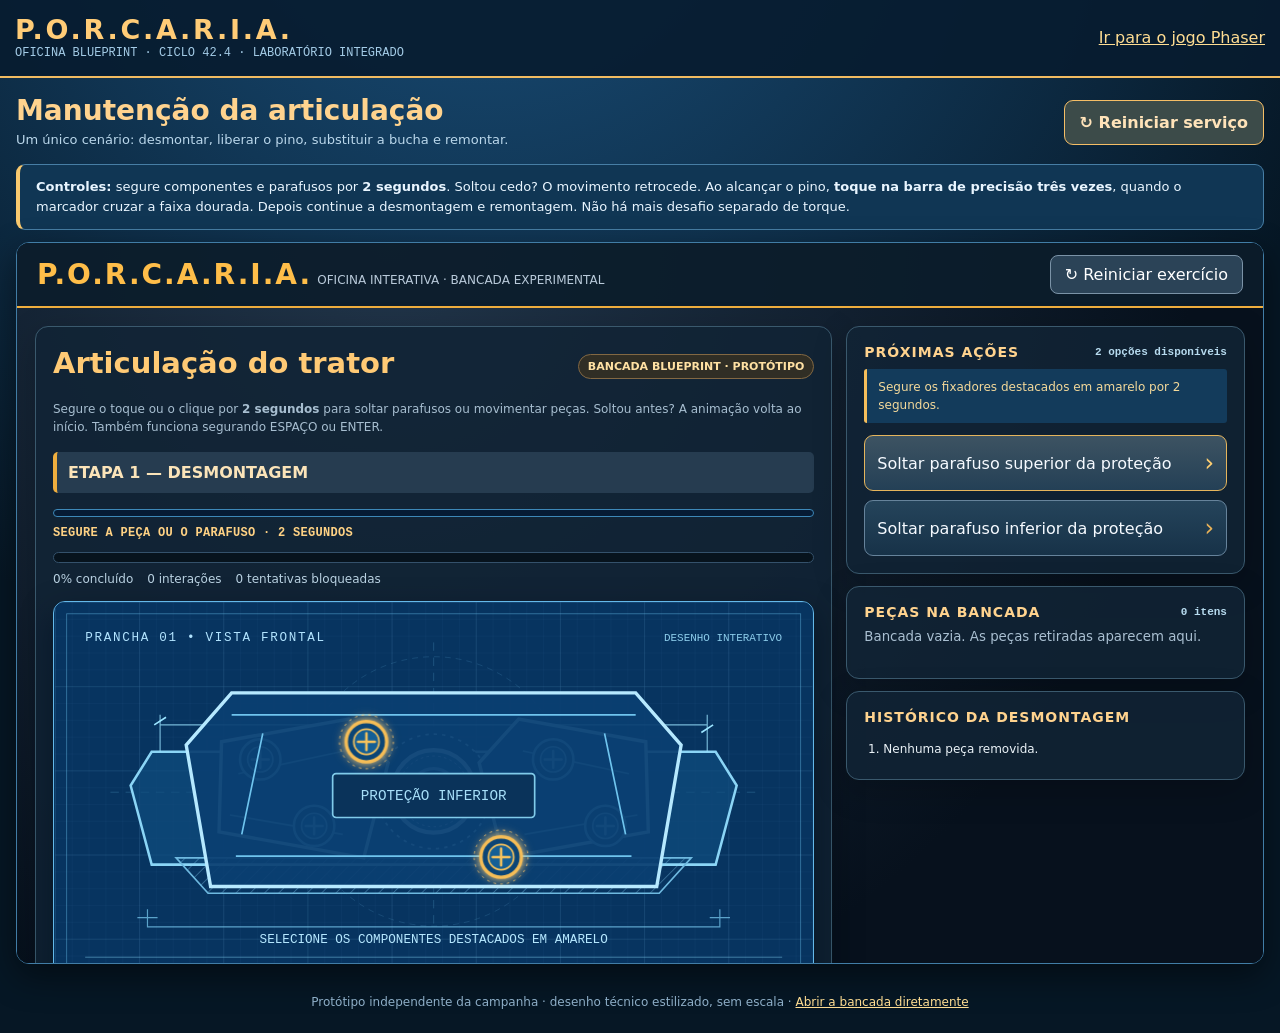
<file: phaser-play/playtest-integrado/index.html>
<!doctype html>
<html lang="pt-BR">
<head>
<meta charset="utf-8"><meta name="viewport" content="width=device-width,initial-scale=1,viewport-fit=cover">
<meta name="theme-color" content="#062646">
<title>PORCARIA | Laboratório integrado de desmontagem</title>
<style>
:root{color-scheme:dark;--gold:#f1bb61;--blue:#0c355c;--edge:#417da6;--white:#e8f5ff}
*{box-sizing:border-box}html,body{margin:0;min-height:100%;background:radial-gradient(circle at 38% -17%,#1a517e,#061725 62%);color:var(--white);font-family:system-ui,Segoe UI,sans-serif}
header{display:flex;justify-content:space-between;align-items:center;gap:14px;flex-wrap:wrap;padding:14px max(15px,calc((100% - 1460px)/2));background:#071c30e9;border-bottom:2px solid var(--gold)}
strong.logo{font-size:clamp(19px,3vw,27px);color:#ffcc77;letter-spacing:.1em}
.subtitle{color:#a4cce7;font:12px/1.4 monospace}
a{color:#ffdd92}button{font:inherit;cursor:pointer;border:1px solid #f5be66;background:#3c4b49;color:#ffe3b9;border-radius:9px;padding:11px 15px;font-weight:800;min-height:45px}
button:hover,button:focus-visible{background:#5d5941;outline:2px solid #ffe3a3}
main{max-width:1460px;margin:auto;padding:16px}
.heading{display:flex;justify-content:space-between;align-items:center;gap:12px;flex-wrap:wrap;margin-bottom:12px}
h1{font-size:clamp(21px,3vw,28px);margin:0;color:#ffd38e}
.heading p{font-size:13px;color:#bad7eb;margin:5px 0}
.tip{background:#103654;border:1px solid #477ea5;border-left:4px solid #f9c96e;border-radius:9px;padding:12px 16px;margin:0 0 12px;line-height:1.55;font-size:13px}
.lab{background:#071d34;border:1px solid var(--edge);border-radius:13px;overflow:hidden;box-shadow:0 12px 34px #0007}
#bench{width:100%;height:80vh;min-height:610px;border:0;display:block;background:#081827}
footer{text-align:center;color:#8eaec7;font-size:12px;padding:15px 14px 24px}
@media(max-width:800px){main{padding:8px}.heading{padding:8px}#bench{height:78vh;min-height:630px}.tip{padding:10px;margin:0 3px 9px}}
</style>
</head>
<body>
<header><div><strong class="logo">P.O.R.C.A.R.I.A.</strong><div class="subtitle">OFICINA BLUEPRINT · CICLO 42.4 · LABORATÓRIO INTEGRADO</div></div>
<a href="../index.html">Ir para o jogo Phaser</a></header>
<main>
<div class="heading"><div><h1>Manutenção da articulação</h1>
<p>Um único cenário: desmontar, liberar o pino, substituir a bucha e remontar.</p></div>
<button type="button" id="reset">↻ Reiniciar serviço</button></div>
<p class="tip"><b>Controles:</b> segure componentes e parafusos por <b>2 segundos</b>. Soltou cedo? O movimento retrocede.
Ao alcançar o pino, <b>toque na barra de precisão três vezes</b>, quando o marcador cruzar a faixa dourada.
Depois continue a desmontagem e remontagem. Não há mais desafio separado de torque.</p>
<div class="lab"><iframe title="Bancada integrada de montagem e marreta" id="bench" src="../assembly-workbench.html?v=42.4" loading="eager"></iframe></div>
</main>
<footer>Protótipo independente da campanha · desenho técnico estilizado, sem escala · <a href="../assembly-workbench.html?v=42.4" target="_blank" rel="noopener">Abrir a bancada diretamente</a></footer>
<script>
const frame=document.getElementById('bench');
document.getElementById('reset').addEventListener('click',()=>{
  try{frame.contentWindow.localStorage.removeItem('porcaria-workbench-demo-v1');}catch(_){}
  frame.src='../assembly-workbench.html?v=42.4&reset='+Date.now();
});
</script>
</body></html>
</file>
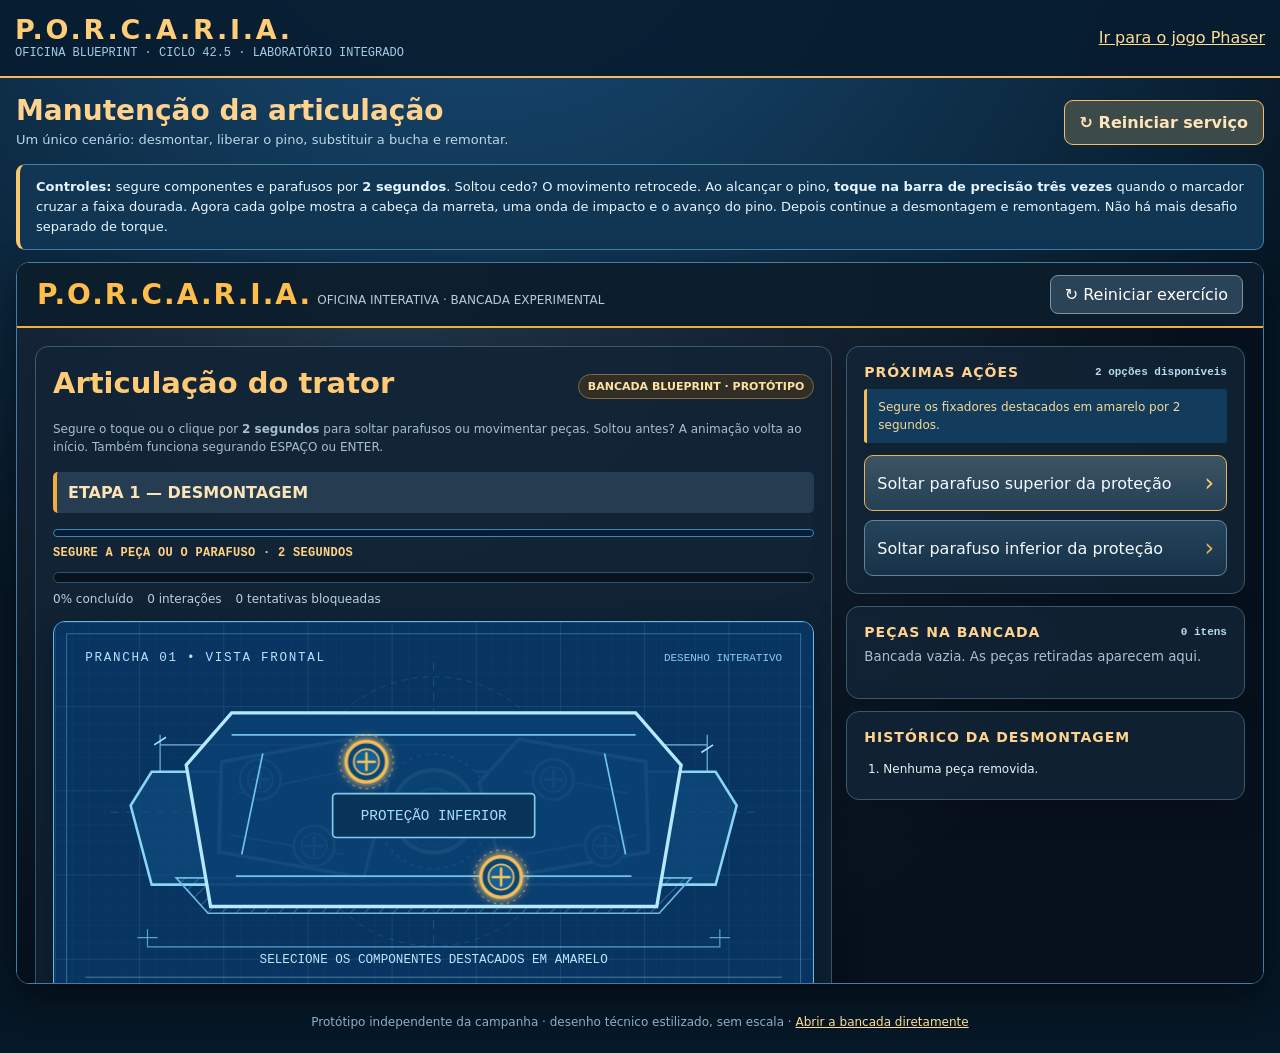
<file: phaser-play/playtest-v42/index.html>
<!doctype html>
<html lang="pt-BR">
<head>
<meta charset="utf-8"><meta name="viewport" content="width=device-width,initial-scale=1,viewport-fit=cover">
<meta name="theme-color" content="#062646">
<title>PORCARIA | Laboratório integrado de desmontagem</title>
<style>
:root{color-scheme:dark;--gold:#f1bb61;--blue:#0c355c;--edge:#417da6;--white:#e8f5ff}
*{box-sizing:border-box}html,body{margin:0;min-height:100%;background:radial-gradient(circle at 38% -17%,#1a517e,#061725 62%);color:var(--white);font-family:system-ui,Segoe UI,sans-serif}
header{display:flex;justify-content:space-between;align-items:center;gap:14px;flex-wrap:wrap;padding:14px max(15px,calc((100% - 1460px)/2));background:#071c30e9;border-bottom:2px solid var(--gold)}
strong.logo{font-size:clamp(19px,3vw,27px);color:#ffcc77;letter-spacing:.1em}
.subtitle{color:#a4cce7;font:12px/1.4 monospace}
a{color:#ffdd92}button{font:inherit;cursor:pointer;border:1px solid #f5be66;background:#3c4b49;color:#ffe3b9;border-radius:9px;padding:11px 15px;font-weight:800;min-height:45px}
button:hover,button:focus-visible{background:#5d5941;outline:2px solid #ffe3a3}
main{max-width:1460px;margin:auto;padding:16px}
.heading{display:flex;justify-content:space-between;align-items:center;gap:12px;flex-wrap:wrap;margin-bottom:12px}
h1{font-size:clamp(21px,3vw,28px);margin:0;color:#ffd38e}
.heading p{font-size:13px;color:#bad7eb;margin:5px 0}
.tip{background:#103654;border:1px solid #477ea5;border-left:4px solid #f9c96e;border-radius:9px;padding:12px 16px;margin:0 0 12px;line-height:1.55;font-size:13px}
.lab{background:#071d34;border:1px solid var(--edge);border-radius:13px;overflow:hidden;box-shadow:0 12px 34px #0007}
#bench{width:100%;height:80vh;min-height:610px;border:0;display:block;background:#081827}
footer{text-align:center;color:#8eaec7;font-size:12px;padding:15px 14px 24px}
@media(max-width:800px){main{padding:8px}.heading{padding:8px}#bench{height:78vh;min-height:630px}.tip{padding:10px;margin:0 3px 9px}}
</style>
</head>
<body>
<header><div><strong class="logo">P.O.R.C.A.R.I.A.</strong><div class="subtitle">OFICINA BLUEPRINT · CICLO 42.5 · LABORATÓRIO INTEGRADO</div></div>
<a href="../index.html">Ir para o jogo Phaser</a></header>
<main>
<div class="heading"><div><h1>Manutenção da articulação</h1>
<p>Um único cenário: desmontar, liberar o pino, substituir a bucha e remontar.</p></div>
<button type="button" id="reset">↻ Reiniciar serviço</button></div>
<p class="tip"><b>Controles:</b> segure componentes e parafusos por <b>2 segundos</b>. Soltou cedo? O movimento retrocede.
Ao alcançar o pino, <b>toque na barra de precisão três vezes</b> quando o marcador cruzar a faixa dourada. Agora cada golpe mostra a cabeça da marreta, uma onda de impacto e o avanço do pino.
Depois continue a desmontagem e remontagem. Não há mais desafio separado de torque.</p>
<div class="lab"><iframe title="Bancada integrada de montagem e marreta" id="bench" src="./assembly-workbench.html?v=42.5" loading="eager"></iframe></div>
</main>
<footer>Protótipo independente da campanha · desenho técnico estilizado, sem escala · <a href="./assembly-workbench.html?v=42.5" target="_blank" rel="noopener">Abrir a bancada diretamente</a></footer>
<script>
const frame=document.getElementById('bench');
document.getElementById('reset').addEventListener('click',()=>{
  try{frame.contentWindow.localStorage.removeItem('porcaria-workbench-demo-v1');}catch(_){}
  frame.src='./assembly-workbench.html?v=42.5&reset='+Date.now();
});
</script>
</body></html>
</file>
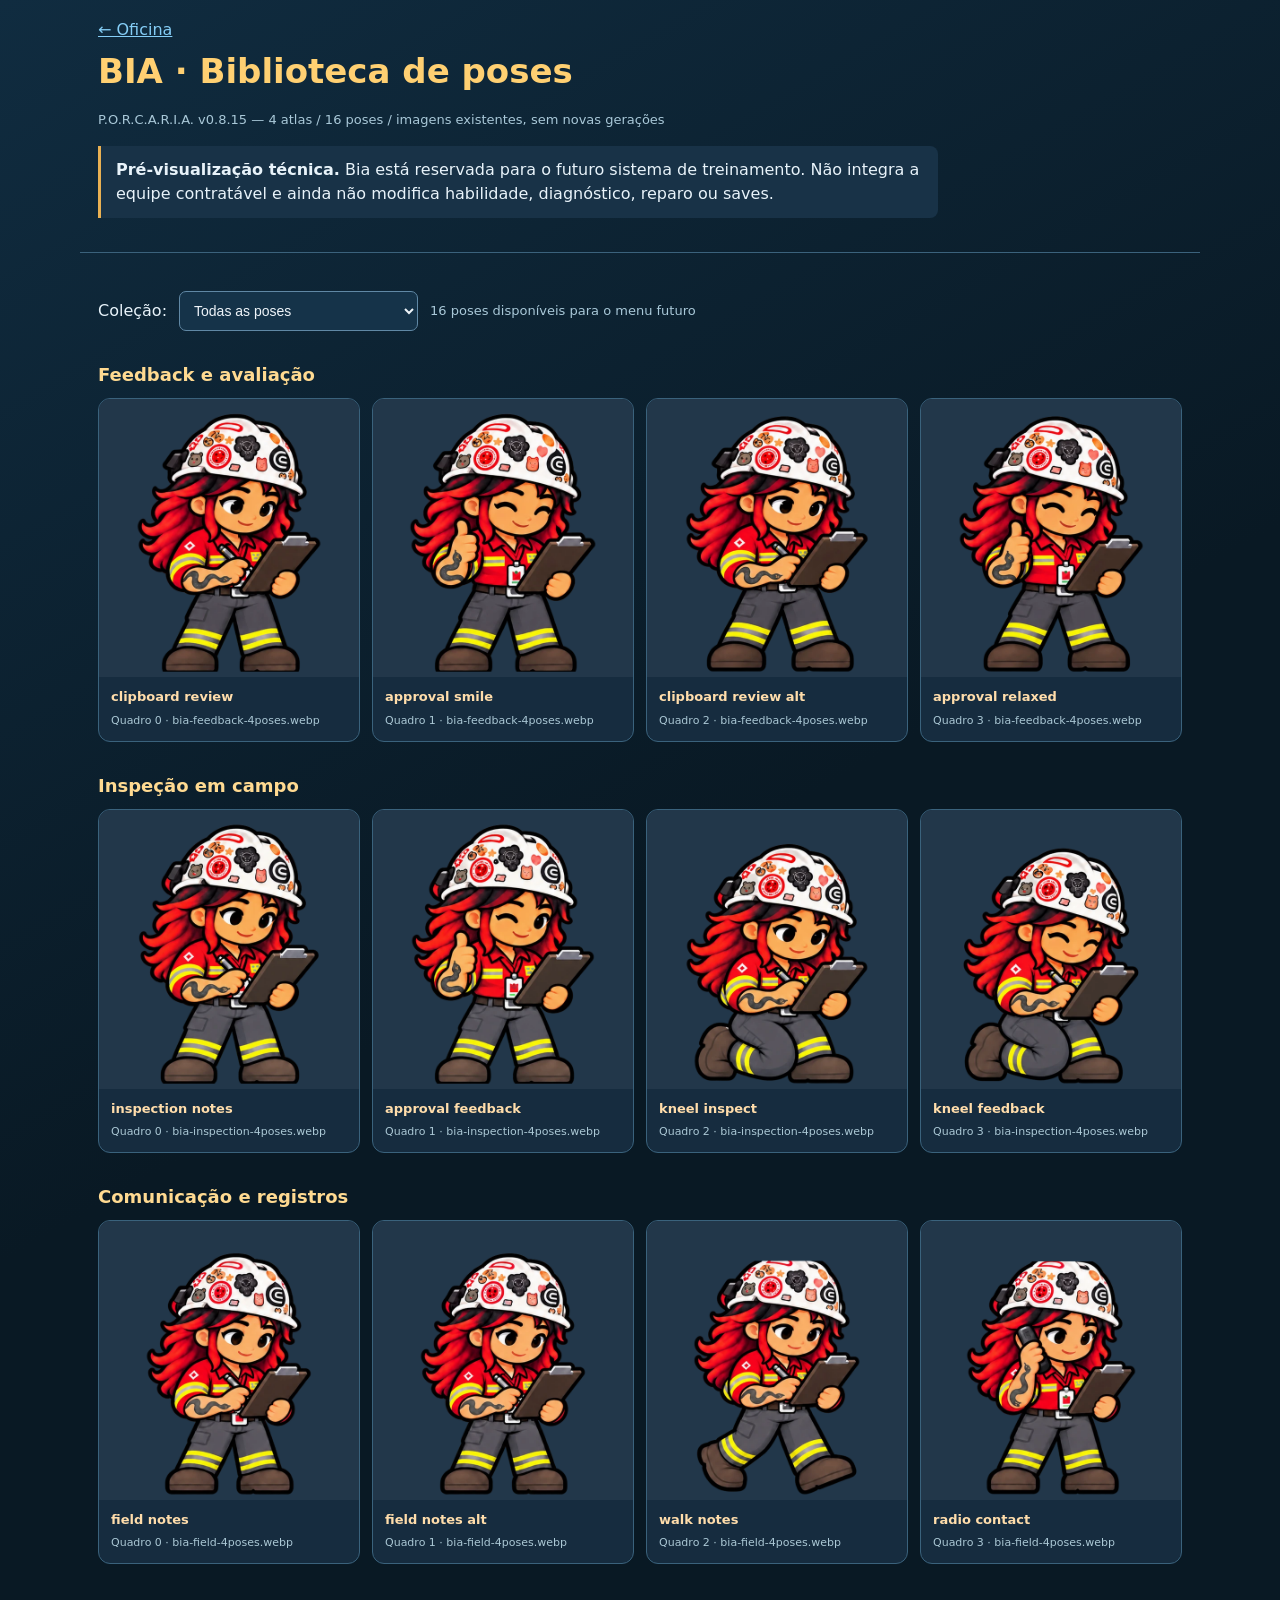
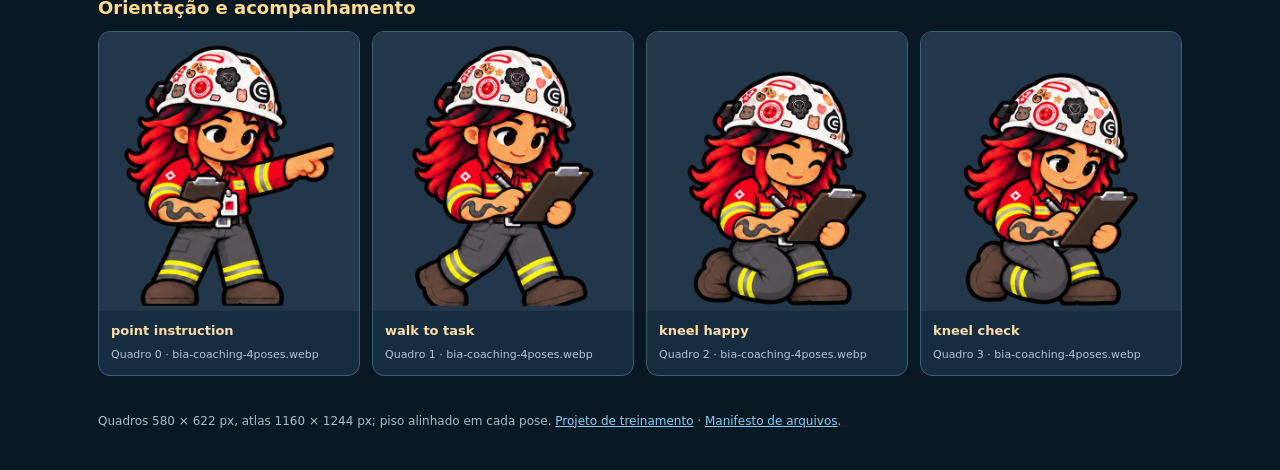
<file: phaser-play/assets/characters/bia/index.html>
<!doctype html>
<html lang="pt-BR">
<head>
<meta charset="utf-8">
<meta name="viewport" content="width=device-width,initial-scale=1">
<meta name="theme-color" content="#0c1c2b">
<title>Bia — Biblioteca de sprites de treinamento | P.O.R.C.A.R.I.A.</title>
<style>
:root{color-scheme:dark;font-family:system-ui,-apple-system,Segoe UI,sans-serif;background:#091924;color:#e8f3fa}
*{box-sizing:border-box}body{margin:0;line-height:1.5;background:linear-gradient(150deg,#102c40,#091924 45%);min-height:100vh}
header,main,footer{max-width:1120px;margin:auto;padding:18px}
header{border-bottom:1px solid #3b627c}h1{color:#ffd072;margin:4px 0 8px;font-size:clamp(22px,4vw,34px)}
h2{font-size:18px;margin:30px 0 10px;color:#ffda91}.meta{color:#a9c8d8;font-size:13px}
a{color:#85cef7}a:focus-visible,button:focus-visible,select:focus-visible{outline:2px solid #ffc466;outline-offset:3px}
.notice{border-left:3px solid #e9b153;padding:12px 15px;background:#183247;border-radius:0 8px 8px 0;max-width:840px}
.toolbar{margin:20px 0;display:flex;align-items:center;flex-wrap:wrap;gap:12px}
select{background:#153349;color:#eef4f9;border:1px solid #6088a5;border-radius:7px;padding:10px;font-size:14px}
.grid{display:grid;grid-template-columns:repeat(auto-fit,minmax(180px,1fr));gap:12px}
.pose{border:1px solid #3a627c;border-radius:12px;background:#162c3f;overflow:hidden}
.frame{aspect-ratio:580/622;background-size:200% 200%;background-repeat:no-repeat;background-color:#22374a;width:100%}
.info{padding:10px 12px}.info strong{display:block;font-size:13px;color:#ffddab;overflow-wrap:anywhere}
.info small{color:#abc8d5;font-size:11px}
section[hidden]{display:none}footer{color:#a7bdc9;font-size:12px;padding-bottom:40px}
</style>
</head>
<body>
<header><a href="../../../../phaser-play/">← Oficina</a><h1>BIA · Biblioteca de poses</h1>
<p class="meta">P.O.R.C.A.R.I.A. v0.8.15 — 4 atlas / 16 poses / imagens existentes, sem novas gerações</p>
<p class="notice"><strong>Pré-visualização técnica.</strong> Bia está reservada para o futuro sistema de treinamento. Não integra a equipe contratável e ainda não modifica habilidade, diagnóstico, reparo ou saves.</p></header>
<main>
<div class="toolbar"><label for="filter">Coleção:</label>
<select id="filter"><option value="all">Todas as poses</option><option value="feedback">Feedback e avaliação</option><option value="inspection">Inspeção em campo</option><option value="field">Comunicação e registros</option><option value="coaching">Orientação e acompanhamento</option></select>
<span class="meta" id="counter">Carregando atlas...</span></div>
<div id="collection" aria-live="polite"></div>
</main>
<footer>Quadros 580 × 622 px, atlas 1160 × 1244 px; piso alinhado em cada pose. <a href="../../../../phaser-play/TRAINING_DESIGN.md">Projeto de treinamento</a> · <a href="./manifest.json">Manifesto de arquivos</a>.</footer>
<script>
(async()=>{
 const target=document.getElementById('collection'),filter=document.getElementById('filter'),count=document.getElementById('counter');
 const groups={feedback:'Feedback e avaliação',inspection:'Inspeção em campo',field:'Comunicação e registros',coaching:'Orientação e acompanhamento'};
 try{
  const response=await fetch('./manifest.json',{cache:'no-store'});
  if(!response.ok)throw new Error('HTTP '+response.status);
  const library=await response.json();
  if(library.characterId!=='bia'||!Array.isArray(library.atlases))throw new Error('Catálogo incompatível');
  const sections=[];
  library.atlases.forEach(a=>{
   if(!/^[a-z]+$/.test(a.id)||!/^bia-[a-z]+-4poses\.webp$/.test(a.file)||!Array.isArray(a.frames))throw new Error('Dados de atlas inválidos');
   const section=document.createElement('section');
   const heading=document.createElement('h2');heading.textContent=groups[a.id]||a.id;section.append(heading);
   const grid=document.createElement('div');grid.className='grid';section.append(grid);
   a.frames.forEach(f=>{
    if(!Number.isInteger(f.index)||f.index<0||f.index>3)return;
    const card=document.createElement('article');card.className='pose';
    const art=document.createElement('div');art.className='frame';art.setAttribute('role','img');art.setAttribute('aria-label',f.pose.replaceAll('_',' '));
    art.style.backgroundImage='url("./'+a.file+'")';
    art.style.backgroundPosition=(f.column===0?'0%':'100%')+' '+(f.row===0?'0%':'100%');
    const info=document.createElement('div');info.className='info';
    const title=document.createElement('strong');title.textContent=f.pose.replaceAll('_',' ');
    const foot=document.createElement('small');foot.textContent='Quadro '+f.index+' · '+a.file;
    info.append(title,foot);card.append(art,info);grid.append(card);
   });
   sections.push({section,id:a.id,count:a.frames.length});target.append(section);
  });
  const apply=()=>{let visible=0;sections.forEach(x=>{x.section.hidden=filter.value!=='all'&&filter.value!==x.id;if(!x.section.hidden)visible+=x.count});count.textContent=visible+' poses disponíveis para o menu futuro'};
  filter.addEventListener('change',apply);apply();
 }catch(error){count.textContent='Falha ao carregar biblioteca';const p=document.createElement('p');p.textContent='Não foi possível abrir os sprites: '+error.message;target.append(p)}
})();
</script>
</body>
</html>
</file>
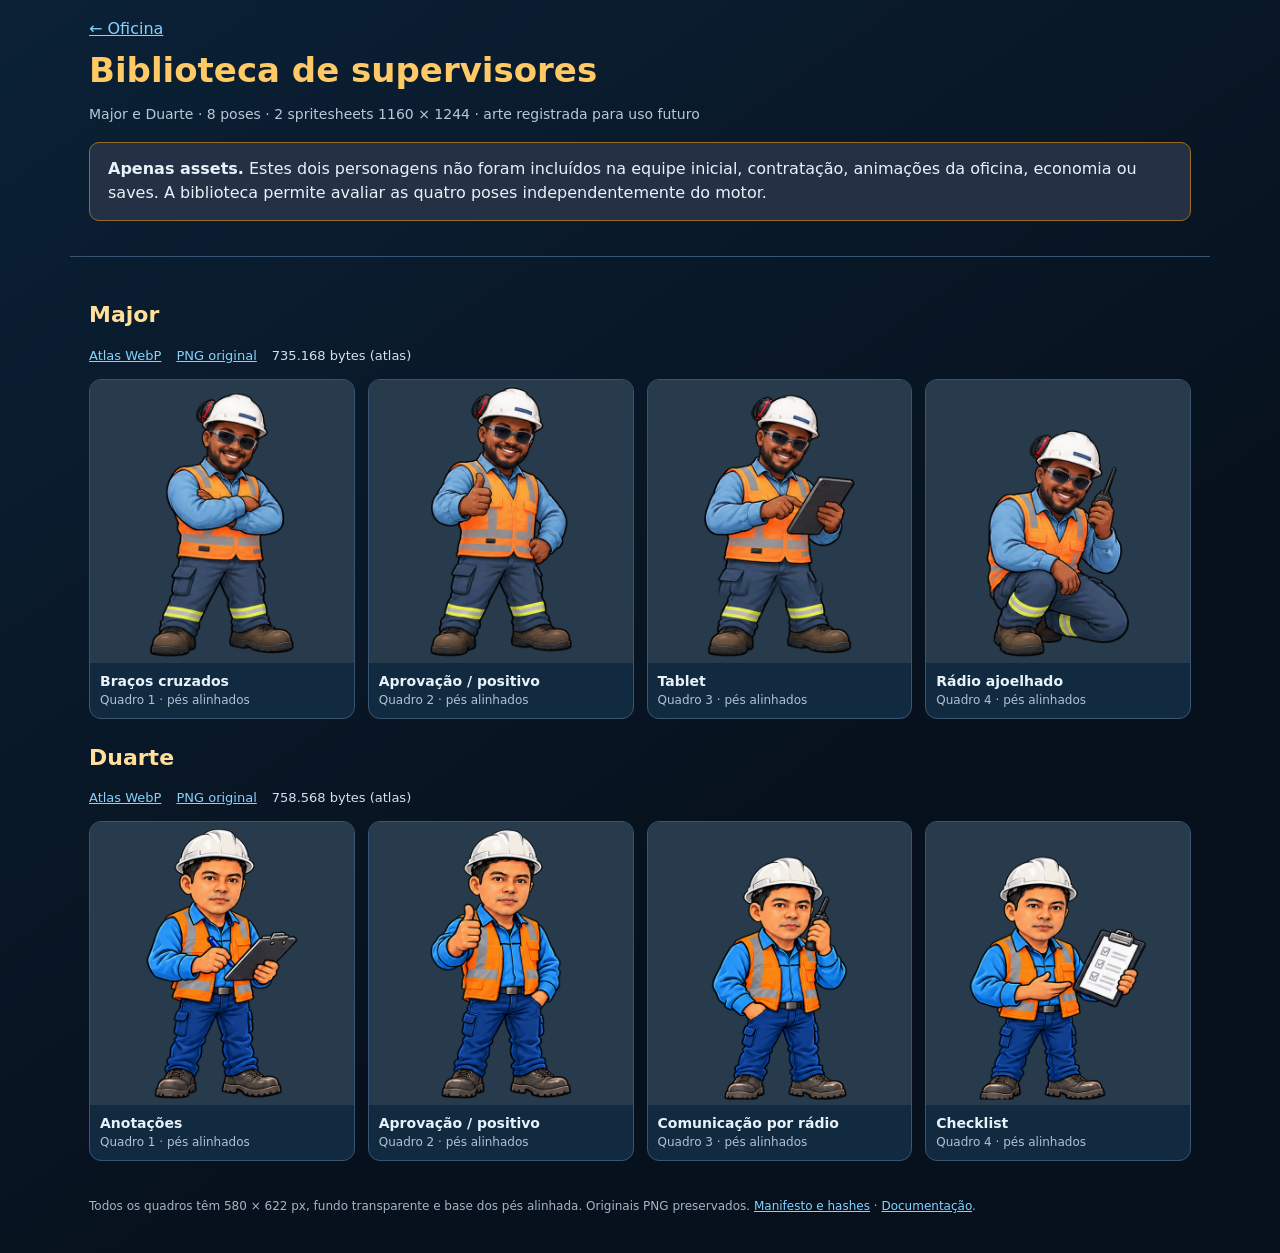
<file: phaser-play/assets/characters/supervisors/index.html>
<!doctype html>
<html lang="pt-BR"><head><meta charset="utf-8"><meta name="viewport" content="width=device-width,initial-scale=1">
<meta name="theme-color" content="#102238"><title>Supervisores — Galeria de Assets | P.O.R.C.A.R.I.A.</title>
<style>
:root{color-scheme:dark;font-family:system-ui,Segoe UI,sans-serif;background:#081625;color:#e8f2fb}
*{box-sizing:border-box}body{margin:0;background:linear-gradient(145deg,#0b2136,#07111d 65%);min-height:100vh}
header,main,footer{max-width:1140px;margin:auto;padding:19px}
header{border-bottom:1px solid #385671}h1{font-size:clamp(23px,4vw,34px);color:#ffca65;margin:12px 0 5px}
a{color:#85d3ff}a:focus-visible{outline:2px solid #ffcb72;outline-offset:3px}
p{line-height:1.55}.sub{color:#b7c9d9;font-size:14px}.note{padding:14px 18px;border:1px solid #986c27;border-radius:10px;background:#243043}
.collection{margin-top:26px}.collection h2{font-size:22px;color:#ffdf9a}
.grid{display:grid;grid-template-columns:repeat(4,minmax(0,1fr));gap:13px}
.card{border-radius:12px;overflow:hidden;border:1px solid #385671;background:#122a3f}
.pose{width:100%;aspect-ratio:580/622;background-color:#273b4c;background-size:200% 200%;background-repeat:no-repeat}
.meta{padding:10px}.meta strong{display:block;font-size:14px}.meta small{font-size:12px;color:#adc4d5}
.links{font-size:13px;color:#d3e2ed;display:flex;gap:15px;flex-wrap:wrap}
footer{color:#a3b6c4;font-size:12px;padding-bottom:40px}@media(max-width:740px){.grid{grid-template-columns:repeat(2,minmax(0,1fr))}}
</style></head><body>
<header><a href="../../../">← Oficina</a><h1>Biblioteca de supervisores</h1>
<p class="sub">Major e Duarte · 8 poses · 2 spritesheets 1160 × 1244 · arte registrada para uso futuro</p>
<p class="note"><strong>Apenas assets.</strong> Estes dois personagens não foram incluídos na equipe inicial, contratação, animações da oficina, economia ou saves. A biblioteca permite avaliar as quatro poses independentemente do motor.</p></header>
<main id="gallery"><p>Carregando manifesto...</p></main>
<footer>Todos os quadros têm 580 × 622 px, fundo transparente e base dos pés alinhada. Originais PNG preservados. <a href="./manifest.json">Manifesto e hashes</a> · <a href="./README.md">Documentação</a>.</footer>
<script>
(async()=>{
 const gallery=document.getElementById('gallery');
 const esc=s=>String(s).replace(/[&<>"']/g,c=>({'&':'&amp;','<':'&lt;','>':'&gt;','"':'&quot;',"'":'&#39;'}[c]));
 const titles={arms_crossed:'Braços cruzados',thumbs_up:'Aprovação / positivo',tablet_review:'Tablet',kneeling_radio:'Rádio ajoelhado',clipboard_notes:'Anotações',radio_contact:'Comunicação por rádio',clipboard_checklist:'Checklist'};
 try{
  const r=await fetch('./manifest.json',{cache:'no-store'});if(!r.ok)throw Error('HTTP '+r.status);
  const lib=await r.json();if(lib.library!=='future-supervisors'||lib.characters.length!==2)throw Error('Manifesto incompatível');
  gallery.innerHTML='';
  lib.characters.forEach(c=>{
   const section=document.createElement('section');section.className='collection';
   section.innerHTML='<h2>'+esc(c.displayName)+'</h2><p class="links"><a href="'+encodeURIComponent(c.spriteSheet.file)+'">Atlas WebP</a><a href="'+encodeURIComponent(c.original.file)+'">PNG original</a><span>'+Number(c.spriteSheet.bytes).toLocaleString('pt-BR')+' bytes (atlas)</span></p><div class="grid"></div>';
   const grid=section.querySelector('.grid');
   c.spriteSheet.frames.forEach(frame=>{
    const card=document.createElement('article');card.className='card';
    const pose=document.createElement('div');pose.className='pose';pose.role='img';
    pose.setAttribute('aria-label',c.displayName+' — '+(titles[frame.pose]||frame.pose));
    pose.style.backgroundImage='url("'+encodeURIComponent(c.spriteSheet.file)+'")';
    pose.style.backgroundPosition=(frame.column*100)+'% '+(frame.row*100)+'%';
    const info=document.createElement('div');info.className='meta';
    info.innerHTML='<strong>'+(titles[frame.pose]||esc(frame.pose))+'</strong><small>Quadro '+(frame.index+1)+' · pés alinhados</small>';
    card.append(pose,info);grid.append(card);
   });
   gallery.append(section);
  });
 }catch(e){gallery.textContent='Não foi possível carregar a biblioteca: '+e.message;}
})();
</script></body></html>
</file>
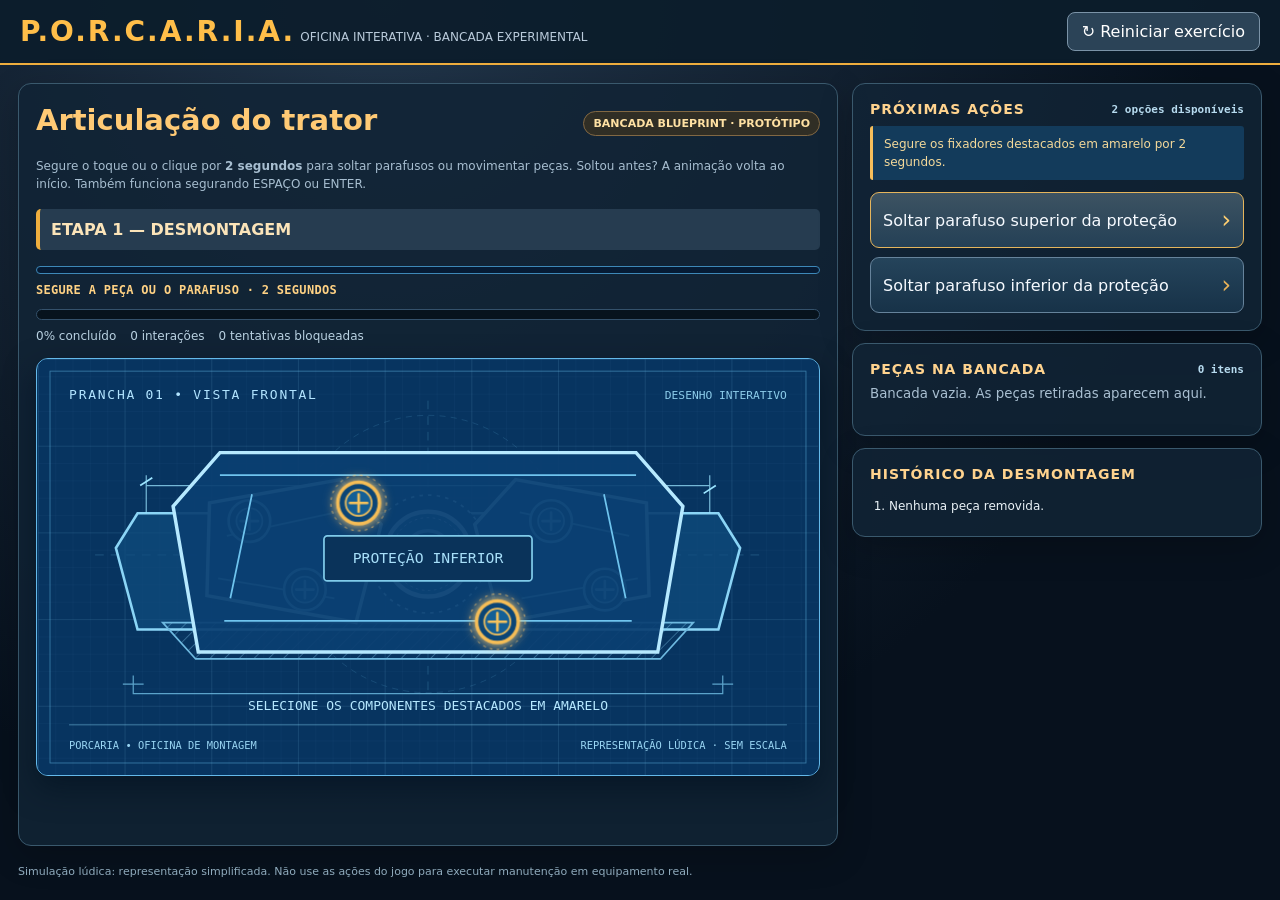
<file: phaser-play/assembly-workbench.html>
<!doctype html>
<html lang="pt-BR">
<head>
<meta charset="utf-8">
<meta name="viewport" content="width=device-width, initial-scale=1, viewport-fit=cover">
<meta name="theme-color" content="#091623">
<title>PORCARIA | Bancada de montagem — Protótipo</title>
<style>
:root{color-scheme:dark;--gold:#efae3e;--ink:#081521;--panel:#122638;--edge:#36576e;--muted:#b5c8d9}
*{box-sizing:border-box}body{background:radial-gradient(ellipse at 30% 0%,#21354a,#07111d 65%);color:#eaf2f7;font-family:system-ui,Segoe UI,sans-serif;margin:0;min-height:100vh}button{font:inherit;cursor:pointer}
header{background:#0b1d2be9;border-bottom:2px solid var(--gold);padding:12px max(20px,calc((100vw - 1500px)/2));display:flex;gap:20px;align-items:center;justify-content:space-between;flex-wrap:wrap}
header b{font-size:clamp(19px,2.5vw,28px);color:#ffbe49;letter-spacing:2px}header span{font-size:12px;color:#b9cada}
header button{background:#2b4357;border:1px solid #7b93a7;color:white;border-radius:8px;padding:9px 14px}
main{max-width:1500px;margin:0 auto;padding:18px;display:grid;grid-template-columns:minmax(0,1.7fr) minmax(320px,.85fr);gap:14px}
h1{font-size:clamp(20px,3vw,29px);margin:2px 0 8px;color:#ffca75}h2{font-size:14px;text-transform:uppercase;letter-spacing:1px;color:#ffd38e;margin:0 0 12px}
p{line-height:1.5}small{color:#a9bfd1}
.panel{background:#112436d9;border:1px solid #3a596d;border-radius:13px;padding:17px;box-shadow:0 10px 35px #0003}
.headline{display:flex;flex-wrap:wrap;justify-content:space-between;align-items:center;gap:8px}
.flag{border:1px solid #826843;color:#ffe1a3;background:#302e25;padding:5px 9px;border-radius:99px;font-weight:800;font-size:11px;white-space:nowrap}
.phase{background:#263c50;border-left:4px solid var(--gold);padding:11px;margin:16px 0;border-radius:5px;color:#fbe4b9;font-weight:750}
.bar{height:11px;background:#07131d;border:1px solid #34516b;border-radius:15px;overflow:hidden}
.bar>i{display:block;background:linear-gradient(90deg,#d48331,#ffd66e);width:0%;height:100%;transition:width .24s}
.metrics{display:flex;gap:14px;flex-wrap:wrap;margin:9px 0 15px;color:#b9d1e1;font-size:12px}
.schematic{width:100%;display:block;max-height:530px;border:1px solid #3a5466;border-radius:12px;background:radial-gradient(circle at 45% 40%,#304657,#13283b 70%);touch-action:manipulation}
.schematic [data-action]{cursor:pointer;filter:drop-shadow(0 0 5px #ffb74b66);outline:none}
.schematic [data-action]:focus-visible{stroke:#ffdb82!important;stroke-width:5px!important}
.hint{font-size:12px;color:#a7bed0;margin:12px 0 0}
.actions{display:grid;gap:9px;max-height:490px;overflow:auto;scrollbar-width:thin}
.action{background:linear-gradient(180deg,#25445b,#173248);color:#f6faff;border:1px solid #66839b;padding:12px;border-radius:9px;text-align:left;min-height:48px;display:flex;justify-content:space-between;gap:8px;align-items:center}
.action:hover,.action:focus-visible{border-color:#ffbf57;background:#344e62;outline:none}.action:active{transform:scale(.99)}
.action::after{content:'›';font-size:24px;color:#eab358}.action.primary{border-color:#e9ae56;background:linear-gradient(180deg,#654a2a,#4a341f)}
.inventory{display:flex;flex-wrap:wrap;gap:6px;min-height:32px}
.chip{border:1px solid #496576;border-radius:99px;background:#21394b;padding:6px 9px;font-size:11px;color:#d6e5ef}
.feed{margin:0;padding-left:19px;font-size:12px;line-height:1.55;max-height:160px;overflow:auto}
.feed li{margin:3px 0}.success{background:#183f37;border:1px solid #4ba889;padding:14px;color:#c8f9dc;border-radius:10px}
#feedback{min-height:2.3em;color:#ffdb97;font-size:12px}
.side{display:flex;flex-direction:column;gap:12px}
.footer-note{max-width:1500px;margin:0 auto;padding:0 18px 20px;color:#8faabc;font-size:11px}
@media(max-width:900px){main{grid-template-columns:1fr}.actions{max-height:unset}.schematic{max-height:410px}header{padding:10px 16px}}

/* Ciclo 42: linguagem blueprint, SVG procedural, sem assets rasterizados. */
.schematic{background:#073460;border:1px solid #64b9ea;box-shadow:inset 0 0 0 4px #0a3761,0 12px 30px #00101f99;aspect-ratio:900/480}
.schematic .bp-part,.schematic .bp-bolt{transition:filter .16s ease,opacity .16s ease}
.schematic .bp-interactive{cursor:pointer;filter:drop-shadow(0 0 6px #ffce72);outline:none}
.schematic .bp-interactive>path:first-child,
.schematic .bp-interactive>rect:first-child,
.schematic .bp-interactive>circle:first-child{stroke:#f6be57;stroke-width:4}
.schematic .bp-interactive:hover{filter:drop-shadow(0 0 10px #ffcc5b)}
.schematic .bp-placeholder{opacity:.26;pointer-events:none}
.schematic .bp-placeholder[data-action]{opacity:.7;pointer-events:visiblePainted;filter:drop-shadow(0 0 5px #ffcf69)}
.schematic .bp-placeholder path,.schematic .bp-placeholder rect,.schematic .bp-placeholder circle{fill:transparent!important;stroke:#7acbf0!important;stroke-dasharray:8 6}
.schematic .bp-placeholder[data-action] path,.schematic .bp-placeholder[data-action] rect,.schematic .bp-placeholder[data-action] circle{stroke:#f9c563!important}
.schematic [data-action]:focus-visible{filter:drop-shadow(0 0 10px #f6da82);outline:none}
@media(hover:none){.schematic .bp-interactive{filter:drop-shadow(0 0 5px #ffcb66)}}

/* Ciclo 42: gesto de 2 segundos. Cada peça transforma-se no próprio desenho. */
.hold-meter{height:8px;background:#061b34;border:1px solid #3d88b8;border-radius:9px;overflow:hidden}
.hold-meter i{height:100%;width:0%;display:block;background:linear-gradient(90deg,#f09e35,#ffe187);transition:none}
.hold-label{font:700 12px/1.4 monospace;color:#ffd284;margin:8px 0 9px;letter-spacing:.025em;min-height:18px}
.schematic [data-action],.action[data-action]{touch-action:none;user-select:none;-webkit-user-select:none;-webkit-touch-callout:none}
.schematic [data-action]{transform-origin:center;transform-box:fill-box;will-change:transform}
.schematic [data-action].bp-hole{transform-origin:center;transform-box:fill-box}
.action[data-action]{position:relative;overflow:hidden}
.action.is-holding{border-color:#ffe089;box-shadow:inset 0 0 0 2px #dcab50}
.action.is-holding::before{content:'';position:absolute;inset:0 auto 0 0;width:var(--hold-percent,0%);background:#ffd06b3c;pointer-events:none}
.schematic .bp-placeholder[data-action]{opacity:.36;pointer-events:visiblePainted}

/* Ciclo 42.2: alvos amplos, foco contextual e responsividade mobile. */
.bp-hit-target{pointer-events:all;stroke:none!important;fill:transparent!important}
.schematic .bp-hit-target{touch-action:none}
#focusRing{pointer-events:none!important;filter:drop-shadow(0 0 9px #ffd07866)}
.action[data-action]{min-height:56px}
@media(max-width:620px){
 .schematic{aspect-ratio:610/290;max-height:none}
 .action[data-action]{min-height:58px}
 .hold-label{font-size:13px}
 .panel{padding:11px}
}
@media(prefers-reduced-motion:reduce){
 .schematic .bp-part,.schematic .bp-bolt{transition:none!important}
 .schematic .bp-interactive{filter:none}
}

/* Ciclo 42.3: objetivos contextuais e peças organizadas na bancada. */
.section-heading{display:flex;align-items:center;justify-content:space-between;gap:10px;margin-bottom:9px}
.section-heading h2{margin:0}
.count{font:700 11px monospace;color:#b7dbef;white-space:nowrap}
.task-guide{color:#f4d99a;font-size:12px;padding:9px 11px;border-left:3px solid #f5be5b;background:#133b5b;border-radius:3px;margin:0 0 12px}
.action.recommended{border-color:#e5b55c;background:linear-gradient(180deg,#3d5362,#244056)}
.action.recommended::after{color:#ffcf71}
.inventory{display:grid;grid-template-columns:repeat(auto-fit,minmax(135px,1fr));gap:7px}
.chip{display:flex;align-items:center;gap:9px;min-width:0;border-radius:8px;padding:9px;color:#d9f0ff}
.chip i{display:grid;place-items:center;flex:0 0 28px;width:28px;height:28px;background:#1c577b;border:1px solid #6cb5da;border-radius:6px;font-style:normal;color:#ffd283;font-size:16px}
.chip span{overflow-wrap:anywhere}
.chip.new-item{animation:chip-pop .35s ease-out}
@keyframes chip-pop{from{opacity:.5;transform:translateY(-7px)}to{opacity:1;transform:translateY(0)}}
.schematic .bp-exit-ghost{pointer-events:none!important;transform-origin:center;transform-box:fill-box}
@media(prefers-reduced-motion:reduce){.chip.new-item{animation:none!important}}

/* Impacto: mesmo blueprint, sem modal separado, faixa e cursor tocáveis. */
.schematic [data-strike-pin],.action[data-strike-pin]{cursor:pointer;touch-action:manipulation;user-select:none}
.schematic [data-strike-pin]:focus-visible{outline:2px solid #ffd58c}
#impactMini{filter:drop-shadow(0 0 7px #ffcc5b44)}
.action[data-strike-pin]{background:linear-gradient(180deg,#634b2d,#3f3a35);border-color:#ffc56d}

/* Ciclo 42.5 — impacto no mesmo blueprint; sem deslocar o layout nem alterar controles. */
.schematic .impact-fx,.schematic #impactFx,.schematic .impact-fx *{pointer-events:none!important}
.schematic #pinCore{transform-box:fill-box}
.schematic.impact-active{aspect-ratio:610/320}
@media(prefers-reduced-motion:reduce){.schematic .impact-fx{display:none!important}}
</style>
</head>
<body>
<header>
  <div><b>P.O.R.C.A.R.I.A.</b> <span>OFICINA INTERATIVA · BANCADA EXPERIMENTAL</span></div>
  <button type="button" id="reset">↻ Reiniciar exercício</button>
</header>
<main>
  <section class="panel">
    <div class="headline"><h1>Articulação do trator</h1><span class="flag">BANCADA BLUEPRINT · PROTÓTIPO</span></div>
    <p class="hint">Segure o toque ou o clique por <b>2 segundos</b> para soltar parafusos ou movimentar peças. Soltou antes? A animação volta ao início. Também funciona segurando ESPAÇO ou ENTER.</p>
    <div class="phase" id="phaseLabel">DESMONTAGEM</div><div class="hold-meter" aria-label="Progresso da interação" role="progressbar" aria-valuemin="0" aria-valuemax="100" aria-valuenow="0" id="holdMeter"><i id="holdFill"></i></div><p class="hold-label" id="holdLabel">SEGURE A PEÇA OU O PARAFUSO · 2 SEGUNDOS</p>
    <div class="bar" role="progressbar" aria-label="Progresso da tarefa" aria-valuemin="0" aria-valuemax="100" aria-valuenow="0" id="progress"><i id="progressFill"></i></div>
    <div class="metrics"><span id="progressText">0% concluído</span><span id="actionsCount">0 interações</span><span id="errorsCount">0 tentativas bloqueadas</span></div>
    <svg class="schematic" id="machine" viewBox="0 0 900 480" role="img" aria-label="Ilustração original de conjunto mecânico com componentes clicáveis"></svg>
    <p id="feedback" aria-live="polite"></p>
  </section>
  <aside class="side">
    <section class="panel"><div class="section-heading"><h2>Próximas ações</h2><span class="count" id="availableCount">2 disponíveis</span></div>
    <p class="task-guide" id="taskGuide">Comece pelos fixadores em amarelo.</p>
    <div class="actions" id="actions"></div></section>
    <section class="panel"><div class="section-heading"><h2>Peças na bancada</h2><span class="count" id="inventoryCount">0 itens</span></div>
    <div class="inventory" id="inventory"></div></section>
    <section class="panel"><h2>Histórico da desmontagem</h2><ol class="feed" id="history"></ol></section>
  </aside>
</main>
<p class="footer-note">Simulação lúdica: representação simplificada. Não use as ações do jogo para executar manutenção em equipamento real.</p>
<script src="./assembly-sequence.js?v=0.9.42"></script>
<script src="./assembly-hold.js?v=0.9.42-hold"></script>
<script src="./assembly-pin-impact.js?v=0.9.42.5-impact"></script>
<script>
(function(){
'use strict';
const M=window.PORCARIA_ASSEMBLY;
const params=new URLSearchParams(window.location.search);
const campaign=params.get('mode')==='campaign';
const jobId=(params.get('order')||'').replace(/[^a-zA-Z0-9_-]/g,'').slice(0,60);
const turn=(params.get('turn')||'').replace(/[^0-9]/g,'').slice(0,12);
const KEY=campaign&&jobId&&turn
 ?'porcaria-workbench-campaign-v1-'+jobId+'-'+turn
 :'porcaria-workbench-demo-v1';
const PIN=window.PORCARIA_PIN_IMPACT;
const impactReady=()=>PIN.canStrike(s)&&PIN.status(s).round<3;
let impactAnchor=performance.now();
let lastImpactText='';
const $=id=>document.getElementById(id);
let s;
try{s=JSON.parse(localStorage.getItem(KEY)); if(!M.isValid(s)||!PIN.isValid(s))s=M.create();}
catch(_){s=M.create();}
// Área visual é distinta da área de toque. O zoom adaptativo amplia a oficina em telas pequenas.
const isCompact=()=>window.innerWidth<=620;
function adjustView(){
  const impact=impactReady(),mobile=isCompact();
  $('machine').setAttribute('viewBox',mobile?(impact?'145 95 610 320':'145 102 610 290'):'0 0 900 480');
  $('machine').classList.toggle('impact-active',mobile&&impact);
}
window.addEventListener('resize',adjustView);
const boltPos={g1:[370,166],g2:[530,303],l1:[244,187],l2:[308,266],r1:[592,187],r2:[654,266]};
function esc(v){return String(v).replace(/[&<>"']/g,x=>({'&':'&amp;','<':'&lt;','>':'&gt;','"':'&quot;',"'":'&#39;'}[x]));}
// A confirmação da ação anima apenas a representação visual; o motor aplica uma única mudança.
function playCommitAnimation(action,node){
  if(!action||reduceMotion)return;
  const isRemoval=action.startsWith('remove');
  const isInstall=action.startsWith('install');
  if(!isRemoval&&!isInstall)return;
  const svg=$('machine');
  if(isRemoval&&node?.tagName?.toLowerCase()==='g'){
    const ghost=node.cloneNode(true);
    ghost.removeAttribute('data-action');ghost.removeAttribute('tabindex');ghost.removeAttribute('role');
    ghost.removeAttribute('aria-label');ghost.querySelectorAll('.bp-hit-target').forEach(el=>el.remove());
    ghost.classList.add('bp-exit-ghost');ghost.style.pointerEvents='none';
    ghost.style.removeProperty('transform');ghost.style.removeProperty('opacity');
    svg.appendChild(ghost);
    if(typeof ghost.animate==='function'){
      const animation=ghost.animate([
        {opacity:.85,transform:'translate(0px,0px) scale(1)'},
        {opacity:0,transform:'translate(42px,-30px) scale(.72)'}
      ],{duration:340,easing:'ease-out',fill:'forwards'});
      animation.onfinish=()=>ghost.remove();
      animation.oncancel=()=>ghost.remove();
    }else ghost.remove();
  }
  if(isInstall){
    const isBolt=action.includes('Bolt:');
    const ident=action.split(':')[1];
    const selector=isBolt?'[data-bolt="'+ident+'"]':'[data-part="'+ident+'"]';
    const entered=svg.querySelector(selector);
    if(entered?.animate)entered.animate([
      {opacity:.4,transform:'translateY(16px) scale(.94)'},
      {opacity:1,transform:'translateY(0) scale(1)'}
    ],{duration:340,easing:'ease-out'});
  }
}
function doAction(id,node){
  // Guardar a geometria antes de o render substituir o SVG original.
  const snapshot=node?.ownerSVGElement===$('machine')?node.cloneNode(true):null;
  const result=M.apply(s,id);
  $('feedback').textContent=result.ok?'✓ '+result.action.label:result.reason;
  try{localStorage.setItem(KEY,JSON.stringify(s));}catch(_){}
  render();
  if(result.ok&&s.phase==='complete'&&campaign&&jobId&&turn){
    window.parent.postMessage({type:'porcaria:assembly:complete',version:1,orderId:jobId,
      turn:Number(turn),hits:PIN.status(s).hits,completed:true},window.location.origin);
  }
  if(result.ok){
    playCommitAnimation(id,snapshot);
    if(result.action?.type==='removePart'||result.action?.type==='removeBolt'){
      const itemId=result.action.bolt||result.action.part;
      const tile=[...document.querySelectorAll('[data-inventory-item]')].find(x=>x.dataset.inventoryItem===itemId);
      tile?.classList.add('new-item');
    }
  }
}
function actionAttr(id,label,actions){
  return actions.has(id)
    ? ' data-action="'+esc(id)+'" tabindex="0" role="button" aria-label="'+esc(label)+'"'
    : '';
}
function boltSvg(id,available){
  const [x,y]=boltPos[id],present=s.fastened[id];
  const action=(s.phase==='disassembly'?'removeBolt:':'installBolt:')+id;
  const interactive=available.has(action),stroke=interactive?'#f8c45d':'#78c8f0';
  const attr=actionAttr(action,M.labels[id],available);
  if(!present){
    return '<g data-bolt="'+id+'" class="bp-hole'+(interactive?' bp-interactive bp-bolt':'')+'"'+attr+'><circle cx="'+x+'" cy="'+y+'" r="20" fill="#07325c" stroke="'+(interactive?'#ffc76b':'#457eaf')+'" stroke-width="2" stroke-dasharray="4 4"/>'+
      '<circle cx="'+x+'" cy="'+y+'" r="9" fill="none" stroke="#508aaf" stroke-width="1.5"/>'+ (interactive?'<path d="M'+(x-9)+' '+y+'h18 M'+x+' '+(y-9)+'v18" stroke="#f7c66c" stroke-width="2" opacity=".7"/><circle class="bp-hit-target" cx="'+x+'" cy="'+y+'" r="51" fill="transparent" pointer-events="all"/>':'')+'</g>';
  }
  return '<g data-bolt="'+id+'" class="'+(interactive?'bp-interactive bp-bolt':'bp-bolt')+'"'+attr+'>'+
    '<circle cx="'+x+'" cy="'+y+'" r="24" fill="#0b4576" stroke="'+stroke+'" stroke-width="3"/>'+
    '<circle cx="'+x+'" cy="'+y+'" r="15" fill="#145f96" stroke="'+stroke+'" stroke-width="2"/>'+
    '<path d="M'+(x-10)+' '+y+'h20 M'+x+' '+(y-10)+'v20" stroke="'+stroke+'" stroke-width="3" stroke-linecap="round"/>'+
    (interactive?'<circle cx="'+x+'" cy="'+y+'" r="32" fill="none" stroke="#ffc76b" stroke-width="1" stroke-dasharray="3 5"/><circle class="bp-hit-target" cx="'+x+'" cy="'+y+'" r="51" fill="transparent" pointer-events="all"/>':'')+
    '</g>';
}
function shape(id,content){
  const action=(s.phase==='disassembly'?'removePart:':'installPart:')+id;
  const clickable=M.actions(s).some(a=>a.id===action),installed=s.installed[id];
  const special=id==='pin'&&s.phase==='disassembly'&&clickable;
  const attr=special?' data-strike-pin="true" tabindex="0" role="button" aria-label="Golpear pino com a ferramenta"':
    clickable?' data-action="'+esc(action)+'" tabindex="0" role="button" aria-label="'+esc((installed?'Retirar ':'Instalar ')+M.parts.find(p=>p.id===id).name)+'"':'';
  const hitBox={guard:[175,120,560,230],leftPad:[190,135,215,175],rightPad:[495,135,215,175],
  leftRetainer:[306,184,82,82],rightRetainer:[512,184,82,82],pin:[300,192,300,65],bushing:[395,170,110,110]}[id];
  const target=clickable&&hitBox?'<rect class="bp-hit-target" x="'+hitBox[0]+'" y="'+hitBox[1]+'" width="'+hitBox[2]+'" height="'+hitBox[3]+'" fill="transparent" pointer-events="all"/>':'';
  const motion=id==='pin'&&s.phase==='disassembly'&&PIN.canStrike(s)
    ?' transform="translate('+(PIN.status(s).round*12)+' 0)"':'';
  return '<g data-part="'+id+'" class="'+(installed?(clickable?'bp-interactive bp-part':'bp-part'):'bp-placeholder')+'"'+attr+motion+'>'+content+target+'</g>';
}
function blueprint(){
  const choices=new Set(M.actions(s).map(a=>a.id));
  let inner='<defs>'+
    '<pattern id="bp-minor" width="20" height="20" patternUnits="userSpaceOnUse"><path d="M20 0H0V20" fill="none" stroke="#69b8eb" stroke-width=".6" opacity=".13"/></pattern>'+
    '<pattern id="bp-major" width="100" height="100" patternUnits="userSpaceOnUse"><path d="M100 0H0V100" fill="none" stroke="#8ed8ff" stroke-width="1.2" opacity=".17"/></pattern>'+
    '<pattern id="bp-hatch" width="12" height="12" patternUnits="userSpaceOnUse" patternTransform="rotate(45)"><line x1="0" y1="0" x2="0" y2="12" stroke="#85cff3" stroke-width="2" opacity=".38"/></pattern>'+
    '</defs>';
  inner+='<rect width="900" height="480" fill="#073460"/><rect width="900" height="480" fill="url(#bp-minor)"/><rect width="900" height="480" fill="url(#bp-major)"/>'+
    '<rect x="14" y="14" width="872" height="452" fill="none" stroke="#62b4e0" stroke-width="1" opacity=".55"/>'+
    '<path d="M450 48v337 M66 226h774" stroke="#70c5eb" opacity=".25" stroke-width="1" stroke-dasharray="10 8"/>'+
    '<circle cx="450" cy="225" r="160" fill="none" stroke="#78cbf4" stroke-width="1" opacity=".17" stroke-dasharray="7 6"/>'+
    '<text x="36" y="46" fill="#b2e4ff" font-size="15" font-family="monospace" letter-spacing="2">PRANCHA 01 • VISTA FRONTAL</text>'+
    '<text x="864" y="46" fill="#8cccea" font-size="13" font-family="monospace" text-anchor="end">DESENHO INTERATIVO</text>';
  // Estrutura fixa em projeção ortogonal, original do jogo.
  inner+='<path d="M115 178h670l25 40-25 94H115l-25-94Z" fill="#104d7f" fill-opacity=".68" stroke="#8bd5f6" stroke-width="3"/>'+
    '<path d="M144 304h612l-38 42H182Z" fill="url(#bp-hatch)" stroke="#6eb9e0" stroke-width="2"/>'+
    '<path d="M125 178V134 M775 178V134 M125 146H775" stroke="#9be4ff" stroke-width="1.4" opacity=".75"/>'+
    '<path d="M118 146l14 -9 M768 155l14 -9" stroke="#9be4ff" stroke-width="2"/>'+
    '<circle cx="450" cy="225" r="68" fill="#073460" stroke="#9bdfff" stroke-width="2" stroke-dasharray="4 6"/>';
  // Formas vetoriais procedurais: não são desenhos de catálogo, medidas ou especificações.
  inner+=shape('bushing','<circle cx="450" cy="225" r="49" fill="#135d94" stroke="#a5e5ff" stroke-width="5"/><circle cx="450" cy="225" r="27" fill="#073460" stroke="#7dc9ef" stroke-width="4"/><circle cx="450" cy="225" r="42" fill="none" stroke="#b4e8ff" stroke-width="1" stroke-dasharray="3 4"/>');
  inner+=shape('pin','<g id="pinCore"><rect x="309" y="205" width="282" height="40" rx="14" fill="#0f538a" stroke="#b0e8ff" stroke-width="4"/><path d="M333 215h234 M333 233h234" stroke="#79c9ee" stroke-width="2"/><path d="M314 225h-23 M586 225h23" stroke="#b0e8ff" stroke-width="3"/></g>');
  inner+=shape('leftRetainer','<circle cx="347" cy="225" r="39" fill="#114f82" stroke="#b0e7ff" stroke-width="5"/><circle cx="347" cy="225" r="21" fill="#073460" stroke="#6bbfed" stroke-width="3"/>');
  inner+=shape('rightRetainer','<circle cx="553" cy="225" r="39" fill="#114f82" stroke="#b0e7ff" stroke-width="5"/><circle cx="553" cy="225" r="21" fill="#073460" stroke="#6bbfed" stroke-width="3"/>');
  inner+=shape('leftPad','<path d="M198 166l151-27 47 52-29 113-172-31Z" fill="#0d4e83" stroke="#a2e5ff" stroke-width="4"/><path d="M218 204l126-27M208 253l134 23" stroke="#6bbbe6" stroke-width="2"/>');
  inner+=shape('rightPad','<path d="M702 166l-151-27-47 52 29 113 172-31Z" fill="#0d4e83" stroke="#a2e5ff" stroke-width="4"/><path d="M682 204l-126-27M692 253l-134 23" stroke="#6bbbe6" stroke-width="2"/>');
  if(s.installed.leftPad)for(const id of ['l1','l2'])inner+=boltSvg(id,choices);
  if(s.installed.rightPad)for(const id of ['r1','r2'])inner+=boltSvg(id,choices);
  inner+=shape('guard','<path d="M210 108h480l54 62-29 168H185l-29-168Z" fill="#0a3f71" fill-opacity=".93" stroke="#b6e9ff" stroke-width="4"/>'+
    '<path d="M210 134h480M215 302h470M247 156l-25 120M653 156l25 120" fill="none" stroke="#6fc4ee" stroke-width="2"/>'+
    '<rect x="330" y="204" width="240" height="52" rx="4" fill="#0a335a" stroke="#80cbea" stroke-width="2"/>'+
    '<text x="450" y="235" font-size="17" font-family="monospace" fill="#a7dff9" text-anchor="middle">PROTEÇÃO INFERIOR</text>');
  if(s.installed.guard)for(const id of ['g1','g2'])inner+=boltSvg(id,choices);
  inner+='<path d="M110 365v21h680v-21 M98 375h24 M778 375h24" stroke="#78c8ee" stroke-width="1.4" fill="none" opacity=".75"/>'+
    '<text x="450" y="405" fill="#b6e8ff" font-size="15" font-family="monospace" text-anchor="middle">SELECIONE OS COMPONENTES DESTACADOS EM AMARELO</text>'+
    '<path d="M36 422h828" stroke="#79c6e6" stroke-width="1" opacity=".6"/>'+
    '<text x="36" y="450" font-size="12" fill="#99d5f3" font-family="monospace">PORCARIA • OFICINA DE MONTAGEM</text>'+
    '<text x="864" y="450" font-size="12" fill="#99d5f3" font-family="monospace" text-anchor="end">REPRESENTAÇÃO LÚDICA · SEM ESCALA</text>';
  inner+='<g id="focusRing" aria-hidden="true" opacity="0" pointer-events="none">'+
    '<circle r="58" fill="#072b4c" fill-opacity=".45" stroke="#568fb5" stroke-width="8"/>'+
    '<circle id="focusRingProgress" r="58" fill="none" stroke="#ffce69" stroke-width="8" stroke-linecap="round" transform="rotate(-90)" stroke-dasharray="364.425" stroke-dashoffset="364.425"/>'+
    '<circle r="45" fill="none" stroke="#bfeeff" stroke-width="1.5" stroke-dasharray="4 6"/>'+
    '</g>';
  if(impactReady()){
    const shot=PIN.status(s);
    inner+='<g id="impactMini" aria-label="Desafio de marreta integrado ao desenho">'+
      '<rect x="225" y="327" width="450" height="67" rx="9" fill="#0a3259" stroke="#ffc66b" stroke-width="2"/>'+
      '<text id="impactTitle" x="450" y="344" fill="#ffe3a8" text-anchor="middle" font-family="monospace" font-size="13">MARRETAR PINO · GOLPE '+(shot.round+1)+'/3 · PRECISOS '+shot.hits+'</text>'+
      '<rect x="265" y="361" width="370" height="17" rx="7" fill="#06223e" stroke="#6caed1" stroke-width="1"/>'+
      [0,1,2].map(i=>'<circle cx="'+(436+i*14)+'" cy="388" r="4.2" fill="'+(i<shot.round?'#ffca68':'none')+'" stroke="#ffca68" stroke-width="1.2"/>').join('')+
      '<rect id="impactZone" x="337" y="362" width="47" height="15" rx="5" fill="#f2bb52" opacity=".95"/>'+
      '<line id="impactCursor" x1="265" x2="265" y1="356" y2="385" stroke="#f6ffff" stroke-width="3"/>'+
      '<rect data-strike-pin="true" tabindex="0" role="button" aria-label="Aplicar golpe no instante da faixa dourada" x="225" y="327" width="450" height="67" fill="transparent" pointer-events="all"/>'+
      '</g>';
  }
  // A animação dos impactos fica no mesmo espaço do conjunto, sem áreas de clique adicionais.
  inner+='<g id="impactFx" pointer-events="none" aria-hidden="true"></g>';
  if(s.phase==='complete')inner+='<rect x="295" y="55" width="310" height="45" fill="#124c54" stroke="#87edce" stroke-width="2" rx="8"/>'+
    '<text x="450" y="83" fill="#c8ffed" font-size="17" text-anchor="middle" font-weight="bold">MONTAGEM CONCLUÍDA</text>';
  return inner;
}
function render(){
const phase={disassembly:'ETAPA 1 — DESMONTAGEM',inspection:'ETAPA 2 — INSPEÇÃO E TROCA',assembly:'ETAPA 3 — REMONTAGEM',complete:'SERVIÇO CONCLUÍDO'};
$('phaseLabel').textContent=phase[s.phase];
const pct=M.progress(s);$('progressFill').style.width=pct+'%';$('progress').setAttribute('aria-valuenow',pct);
$('progressText').textContent=pct+'% concluído';$('actionsCount').textContent=s.actions+' interações';$('errorsCount').textContent=s.errors+' tentativas bloqueadas';
$('machine').innerHTML=blueprint();adjustView();
const acts=M.actions(s);
const isImpact=impactReady();
$('availableCount').textContent=acts.length+' '+(acts.length===1?'opção disponível':'opções disponíveis');
const allBolts=acts.length>0&&acts.every(a=>a.type==='removeBolt'||a.type==='installBolt');
const guidance=s.phase==='complete'?'Todas as peças e fixadores estão montados.':
 s.phase==='inspection'?'Inspecione a bucha e separe a peça nova.':
 isImpact?'MARRETAR PINO: toque no pino ou na barra quando a linha alcançar a faixa dourada. São três golpes.':
 allBolts?'Segure os fixadores destacados em amarelo por 2 segundos.':
 s.phase==='disassembly'?'Remova a peça liberada para revelar o próximo componente.':
 'Instale a peça destacada e fixe os parafusos para prosseguir.';
$('taskGuide').textContent=guidance;
$('actions').innerHTML=acts.map((a,i)=>a.id==='removePart:pin'
 ?'<button type="button" class="action primary" data-strike-pin="true">🔨 Golpear pino · '+(PIN.status(s).round+1)+'/3</button>'
 :'<button type="button" class="action '+(a.type==='inspect'?'primary ':'')+(i===0?'recommended':'')+'" data-action="'+esc(a.id)+'">'+esc(a.label)+'</button>').join('')||
'<div class="success">✓ Conjunto remontado. Todas as peças e fixadores voltaram aos seus lugares.</div>';
$('inventoryCount').textContent=s.inventory.length+' '+(s.inventory.length===1?'item':'itens');
$('inventory').innerHTML=(s.inventory.length?s.inventory.map(item=>'<span class="chip" data-inventory-item="'+esc(item.id)+'"><i aria-hidden="true">'+(item.kind==='bolt'?'✣':'▣')+'</i><span>'+esc(item.kind==='bolt'?M.labels[item.id]:M.parts.find(p=>p.id===item.id)?.name||item.id)+'</span></span>').join(''):'<small>Bancada vazia. As peças retiradas aparecem aqui.</small>');
$('history').innerHTML=s.log.slice(-8).reverse().map(x=>'<li>'+esc(x)+'</li>').join('')||'<li>Nenhuma peça removida.</li>';
}
// Controles por retenção: nenhum clique curto altera o estado persistido.
const HOLD=window.PORCARIA_HOLD_ACTION;
function updateImpactTrack(now){
  if(!impactReady()||document.hidden)return;
  const cursor=$('impactCursor'),zone=$('impactZone');
  if(!cursor||!zone)return;
  const elapsed=now-impactAnchor,round=PIN.status(s).round;
  const pct=PIN.progress(elapsed),target=PIN.target(round);
  const point=265+pct*370;
  cursor.setAttribute('x1',String(point));cursor.setAttribute('x2',String(point));
  zone.setAttribute('x',String(265+Math.max(0,target-.07)*370));
  zone.setAttribute('width',String(.14*370));
}
// Feedback em blueprint: cabeça da marreta, onda de esforço e recuo curto.
function playImpactFeedback(result){
  const svg=$('machine'),layer=$('impactFx');
  if(!svg||!layer)return;
  const NS='http://www.w3.org/2000/svg';
  const fx=document.createElementNS(NS,'g');
  fx.classList.add('impact-fx');
  fx.setAttribute('pointer-events','none');
  const x=311+(result.round*12);
  const color=result.precise?'#a9f4bd':result.partial?'#ffd178':'#95c8ec';
  fx.innerHTML='<g class="hammer-silhouette">'+
    '<path d="M'+(x-87)+' 201h56v28h-56z" fill="#28628a" stroke="#c5e9ff" stroke-width="3"/>'+
    '<path d="M'+(x-62)+' 229l-24 50" stroke="#b2dfff" stroke-width="9" stroke-linecap="round"/>'+
    '<path d="M'+(x-80)+' 203v25" stroke="#8dd3f5" stroke-width="2"/>'+
    '</g>'+
    '<circle class="impact-ring" cx="'+x+'" cy="220" r="15" fill="none" stroke="'+color+'" stroke-width="5"/>'+
    '<path class="impact-sparks" d="M'+x+' 199l-7 -15 M'+(x+13)+' 214l20 -11 M'+(x+10)+' 231l17 13 M'+x+' 239l-4 16" fill="none" stroke="'+color+'" stroke-width="3" stroke-linecap="round"/>';
  layer.appendChild(fx);
  if(reduceMotion){
    // Sem movimento ornamental; o marcador dos golpes e a mensagem seguem visíveis.
    fx.remove();
    return;
  }
  const hammer=fx.querySelector('.hammer-silhouette');
  const ring=fx.querySelector('.impact-ring');
  const sparks=fx.querySelector('.impact-sparks');
  const animations=[];
  if(hammer?.animate)animations.push(hammer.animate([
    {transform:'translateX(-34px)',opacity:.8},
    {transform:'translateX(11px)',opacity:1,offset:.35},
    {transform:'translateX(-19px)',opacity:0}
  ],{duration:400,easing:'ease-out',fill:'forwards'}));
  if(ring?.animate)animations.push(ring.animate([
    {opacity:1,transform:'scale(.45)',transformOrigin:x+'px 220px'},
    {opacity:.85,transform:'scale(1.6)',transformOrigin:x+'px 220px',offset:.5},
    {opacity:0,transform:'scale(2.9)',transformOrigin:x+'px 220px'}
  ],{duration:460,easing:'ease-out',fill:'forwards'}));
  if(sparks?.animate)animations.push(sparks.animate([
    {opacity:.95},{opacity:0}
  ],{duration:300,easing:'ease-out',fill:'forwards'}));
  const pinCore=svg.querySelector('#pinCore');
  if(pinCore?.animate)pinCore.animate([
    {transform:'translateX(-12px)'},
    {transform:'translateX(4px)',offset:.40},
    {transform:'translateX(0px)'}
  ],{duration:290,easing:'ease-out'});
  if(animations.length)animations[0].onfinish=()=>fx.remove();
  else fx.remove();
}
function strikePin(now){
  if(!impactReady())return;
  const result=PIN.strike(s,now-impactAnchor);
  if(!result.ok)return;
  impactAnchor=now;
  lastImpactText=result.precise?'Golpe preciso!':result.partial?'Impacto parcial.':'Golpe fora da faixa de precisão.';
  $('feedback').textContent=lastImpactText+' '+result.round+'/3';
  try{localStorage.setItem(KEY,JSON.stringify(s));}catch(_){}
  if(result.finished){
    const pinNode=$('machine').querySelector('[data-part="pin"]');
    doAction('removePart:pin',pinNode);
    $('feedback').textContent='🔨 Três golpes concluídos · '+result.hits+'/3 precisos. Pino removido.';
  }else{
    render();
  }
  playImpactFeedback(result);
}

let activeNode=null,activeId=null,activePointer=null,activeKey=null,downX=0,downY=0,frameId=0;
const DURATION=2000;
const RING_LENGTH=364.425;
const reduceMotion=window.matchMedia?.('(prefers-reduced-motion: reduce)').matches||false;
function updateFocusRing(id,progress){
  const ring=$('focusRing'),stroke=$('focusRingProgress');
  const target=activeNode?.ownerSVGElement?activeNode:$('machine').querySelector('[data-action="'+id+'"]');
  if(!ring||!stroke||!target){if(ring)ring.setAttribute('opacity','0');return;}
  try{
    const box=target.getBBox();
    ring.setAttribute('transform','translate('+(box.x+box.width/2)+' '+(box.y+box.height/2)+')');
    ring.setAttribute('opacity','1');
    stroke.setAttribute('stroke-dashoffset',String(RING_LENGTH*(1-progress)));
  }catch(_){ring.setAttribute('opacity','0');}
}
function drawHold(id,progress,phase){
  if(id!==activeId||!activeNode)return;
  const pct=Math.round(progress*100);
  $('holdFill').style.width=pct+'%';
  $('holdMeter').setAttribute('aria-valuenow',String(pct));
  updateFocusRing(id,progress);
  const verb=id.startsWith('removeBolt:')?'SOLTANDO PARAFUSO':id.startsWith('installBolt:')?'FIXANDO PARAFUSO':
    id.startsWith('removePart:')?'RETIRANDO PEÇA':id.startsWith('installPart:')?'INSTALANDO PEÇA':'INSPECIONANDO';
  $('holdLabel').textContent=(phase==='rewinding'?'RETROCEDENDO · ':verb+' · ')+pct+'%';
  if(activeNode.ownerSVGElement){
    const removing=id.startsWith('remove');
    if(id.includes('Bolt:')){
      const angle=reduceMotion?0:(removing?1:-1)*progress*720;
      const distance=(removing?-12:12)*progress;
      activeNode.style.transform='translateY('+distance+'px) rotate('+angle+'deg) scale('+(1-progress*.10)+')';
    }else{
      const shift=(removing?-30:26)*progress;
      activeNode.style.transform='translateY('+shift+'px) scale('+(1-progress*.035)+')';
      if(activeNode.classList.contains('bp-placeholder'))activeNode.style.opacity=String(.36+progress*.64);
    }
  }else{
    activeNode.style.setProperty('--hold-percent',pct+'%');
    activeNode.classList.toggle('is-holding',progress>0);
  }
}
function clearVisual(){
  if(activeNode){
    activeNode.style.removeProperty('transform');
    activeNode.style.removeProperty('opacity');
    activeNode.style.removeProperty('--hold-percent');
    activeNode.classList.remove('is-holding');
  }
  activeNode=null;activeId=null;
  $('holdFill').style.width='0%';$('holdMeter').setAttribute('aria-valuenow','0');
  $('holdLabel').textContent='SEGURE A PEÇA OU O PARAFUSO · 2 SEGUNDOS';
  const ring=$('focusRing');if(ring)ring.setAttribute('opacity','0');
}
const hold=HOLD.create({durationMs:DURATION,rewindMs:350,onProgress:drawHold,onComplete:id=>{
  const completedNode=activeNode;
  clearVisual();
  activePointer=null;activeKey=null;
  doAction(id,completedNode);
}});
function loop(now){
  frameId=0;
  hold.tick(now);
  if(impactReady())updateImpactTrack(now);
  if(hold.state().phase!=='idle'||impactReady())frameId=requestAnimationFrame(loop);
  else if(activeId)clearVisual();
}
function schedule(){if(!frameId)frameId=requestAnimationFrame(loop);}
function begin(id,node,time){
  if(!node||!id)return false;
  if(activeId&&activeId!==id&&hold.state().phase==='holding')return false;
  if(activeNode&&activeNode!==node)clearVisual();
  activeNode=node;activeId=id;
  const started=hold.start(id,time);
  if(started){$('feedback').textContent='Mantenha pressionado por 2 segundos.';schedule();}
  return started;
}
function release(now){
  const done=hold.release(now);
  if(done)return;
  if(hold.state().phase==='rewinding'){
    $('feedback').textContent='Soltou antes do final. Movimento retornando ao início.';
    schedule();
  }
}
function cancel(){
  hold.cancel(performance.now());schedule();
  $('feedback').textContent='Interação interrompida. Segure novamente desde o início.';
}
document.addEventListener('pointerdown',e=>{
  if(e.button!==0||activePointer!==null||activeKey!==null)return;
  const hammer=e.target.closest('[data-strike-pin]');
  if(hammer){
    e.preventDefault();
    strikePin(performance.now());
    schedule();
    return;
  }
  const node=e.target.closest('[data-action]');
  if(!node)return;
  e.preventDefault();
  if(begin(node.getAttribute('data-action'),node,performance.now())){
    activePointer=e.pointerId;downX=e.clientX;downY=e.clientY;
    // A captura evita que soltar fora do hotspot deixe a animação presa.
    try{node.setPointerCapture?.(e.pointerId);}catch(_){}
  }
});
document.addEventListener('lostpointercapture',e=>{
  if(activePointer!==null&&e.pointerId===activePointer&&hold.state().phase==='holding'){
    activePointer=null;cancel();
  }
});
window.addEventListener('pointerup',e=>{
  if(activePointer===null||e.pointerId!==activePointer)return;
  activePointer=null;release(performance.now());
});
window.addEventListener('pointercancel',e=>{
  if(activePointer===null||e.pointerId!==activePointer)return;
  activePointer=null;cancel();
});
window.addEventListener('pointermove',e=>{
  if(activePointer===null||e.pointerId!==activePointer)return;
  if(Math.hypot(e.clientX-downX,e.clientY-downY)>48){activePointer=null;cancel();}
},{passive:true});
document.addEventListener('keydown',e=>{
  if(!['Enter',' '].includes(e.key)||e.repeat||activePointer!==null||activeKey!==null)return;
  if(e.target.closest?.('[data-strike-pin]')){
    e.preventDefault();
    strikePin(performance.now());
    schedule();
    return;
  }
  const node=e.target.closest?.('[data-action]');
  if(!node)return;
  e.preventDefault();
  if(begin(node.getAttribute('data-action'),node,performance.now()))activeKey=e.key;
});
window.addEventListener('keyup',e=>{
  if(activeKey===null||e.key!==activeKey)return;
  e.preventDefault();activeKey=null;release(performance.now());
});
document.addEventListener('contextmenu',e=>{
  if(e.target.closest('[data-action]'))e.preventDefault();
});
window.addEventListener('blur',()=>{
  if(activePointer!==null||activeKey!==null){activePointer=null;activeKey=null;cancel();}
});
document.addEventListener('visibilitychange',()=>{
  if(document.hidden&&hold.state().phase==='holding'){
    activePointer=null;activeKey=null;cancel();
  }
});
$('reset').addEventListener('click',()=>{hold.reset();clearVisual();activePointer=null;activeKey=null;impactAnchor=performance.now();s=M.create();try{localStorage.removeItem(KEY);}catch(_){}$('feedback').textContent='Exercício reiniciado.';render();});
render();
schedule();
})();
</script>
</body></html>
</file>
